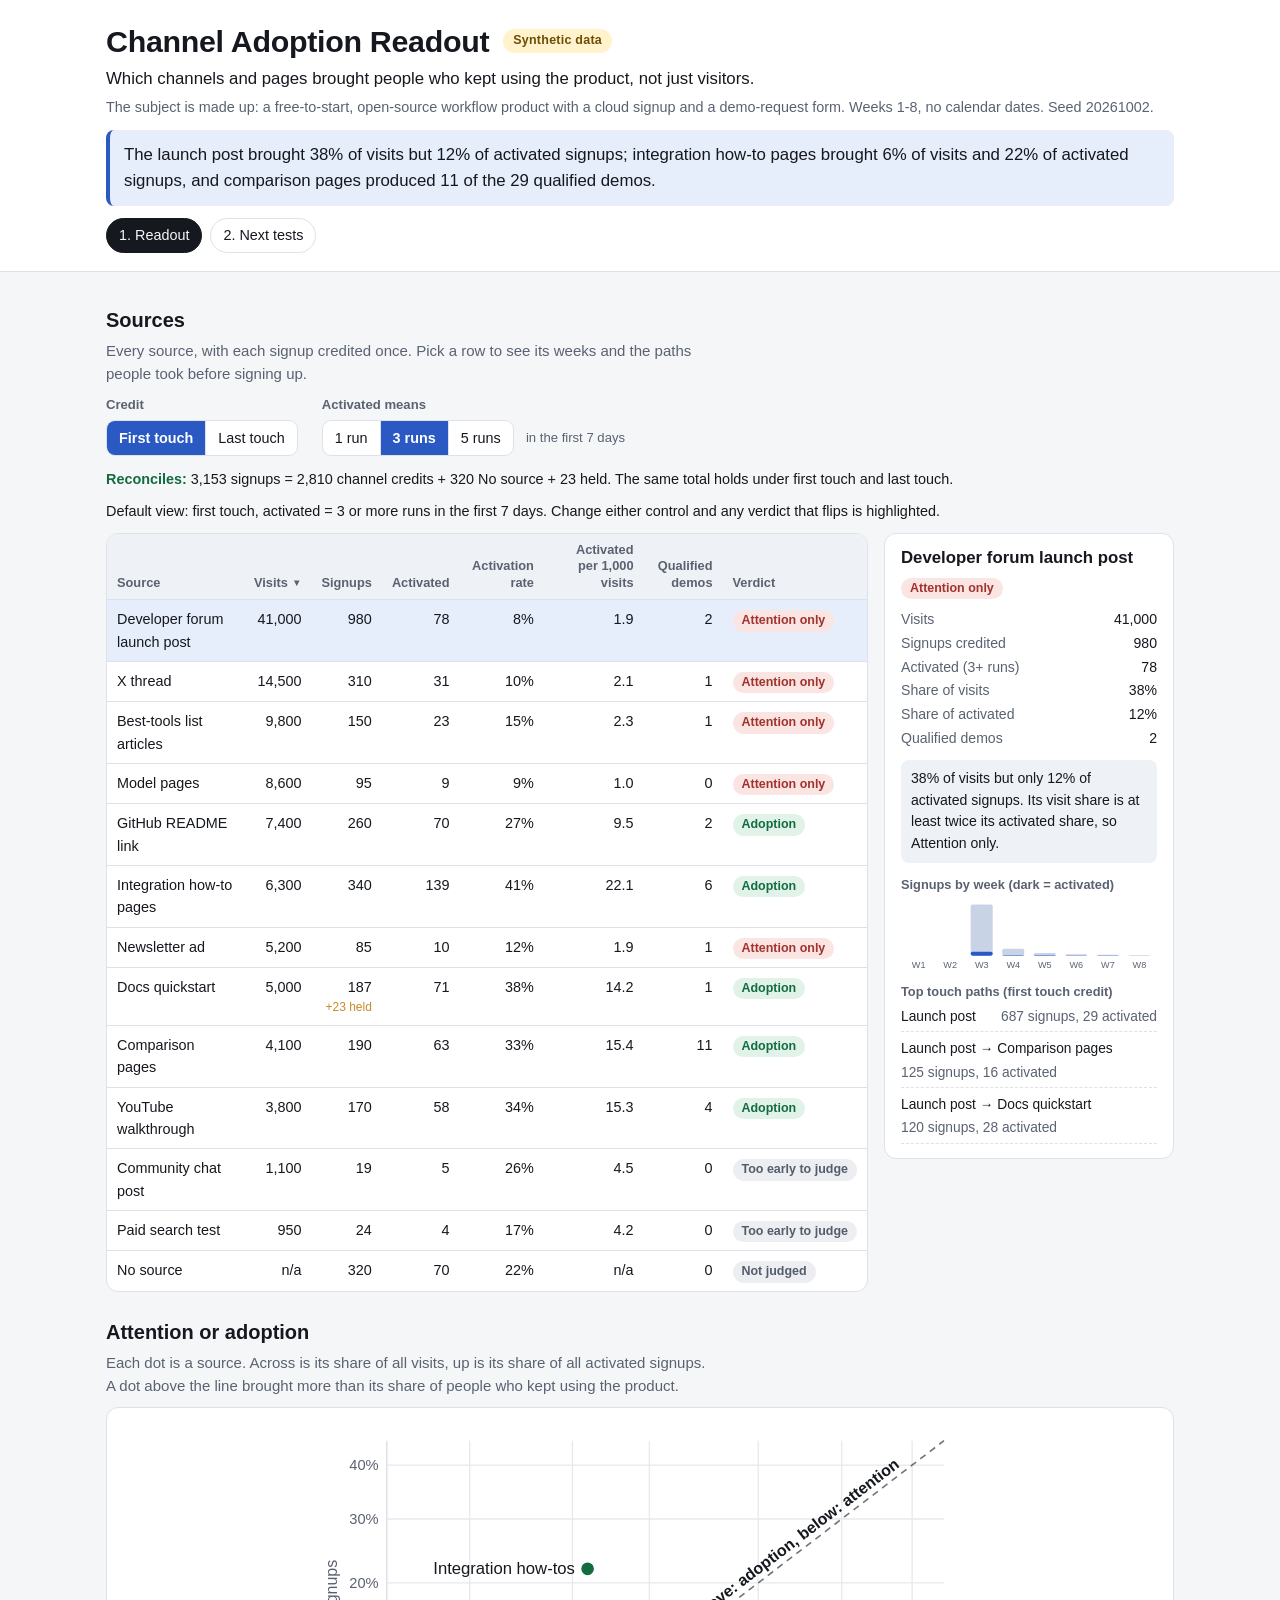
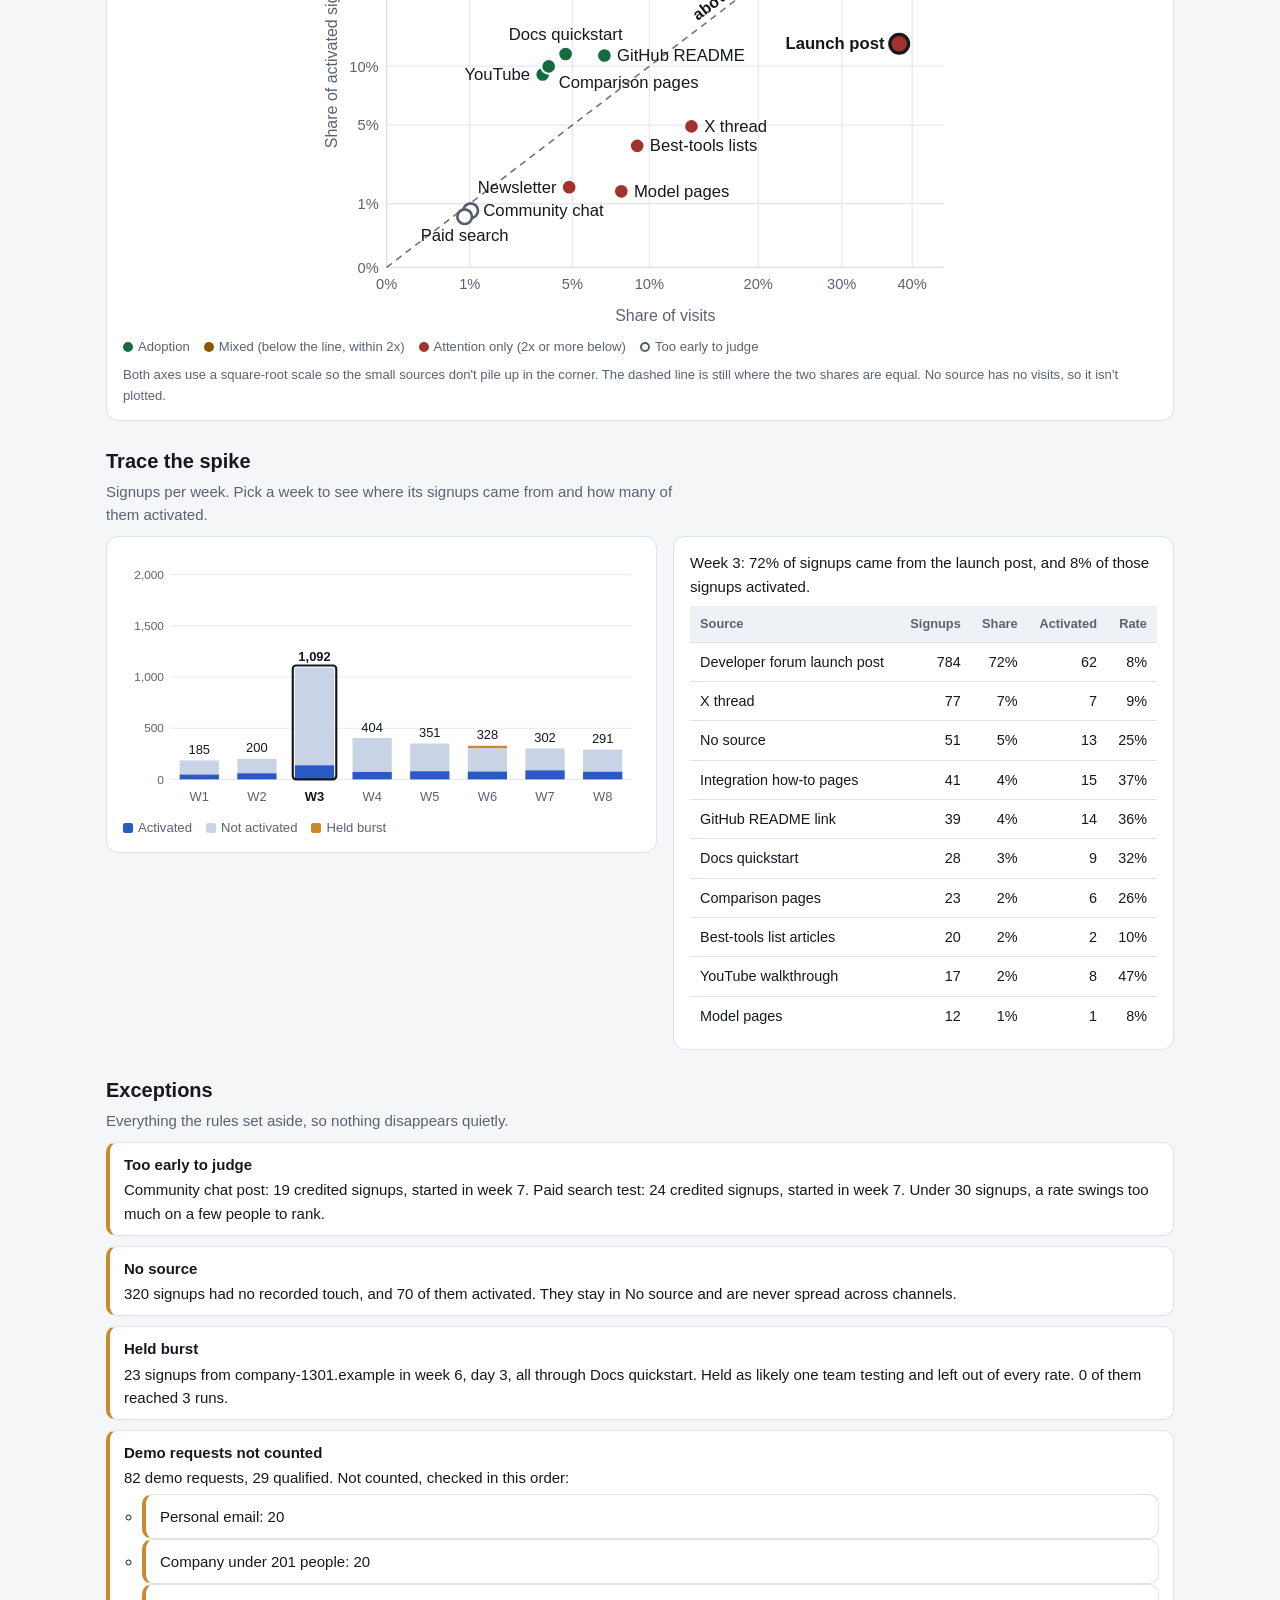
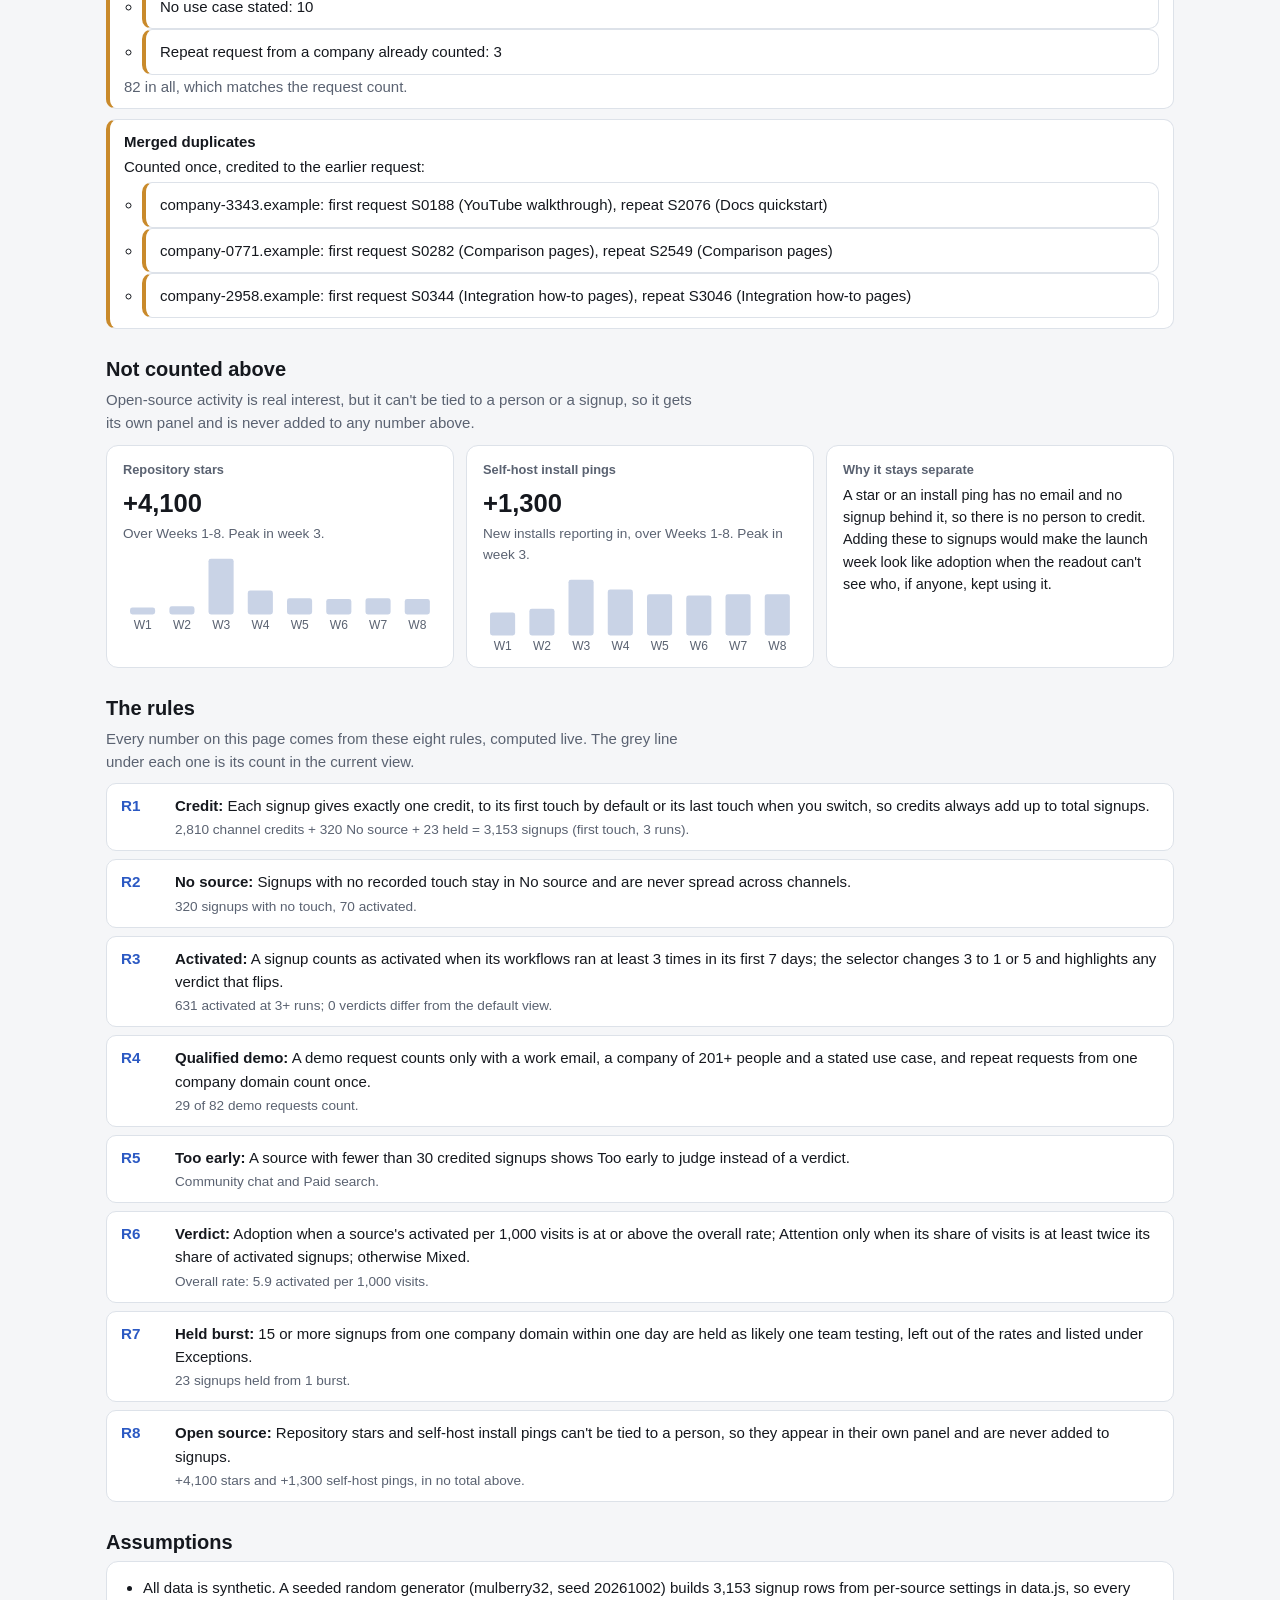
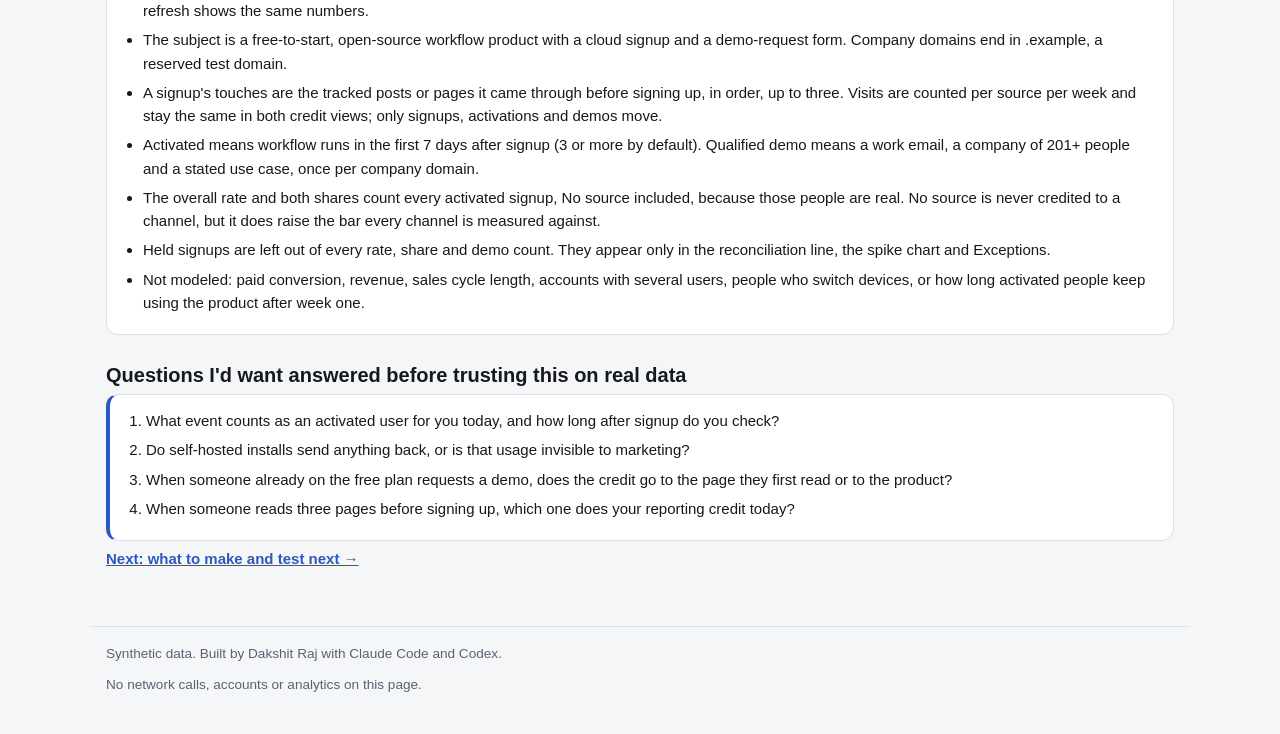
<file: index.html>
<!doctype html>
<html lang="en">
<head>
  <meta charset="utf-8">
  <meta name="viewport" content="width=device-width, initial-scale=1, viewport-fit=cover">
  <title>Channel Adoption Readout</title>
  <meta name="description" content="Which channels and pages brought people who kept using a product, not just visitors. Synthetic data.">
  <link rel="stylesheet" href="style.css">
</head>
<body>
  <header class="top">
    <div class="wrap">
      <div class="top-row">
        <h1>Channel Adoption Readout</h1>
        <span class="badge">Synthetic data</span>
      </div>
      <p class="lede">Which channels and pages brought people who kept using the product, not just visitors.</p>
      <p class="context">The subject is made up: a free-to-start, open-source workflow product with a cloud signup and a demo-request form. Weeks 1-8, no calendar dates. Seed <span id="seed-top">20261002</span>.</p>
      <p class="result" id="result" aria-live="polite">Loading the readout.</p>
      <nav class="pagenav" aria-label="Pages">
        <a href="index.html" aria-current="page">1. Readout</a>
        <a href="next-tests.html">2. Next tests</a>
      </nav>
    </div>
  </header>

  <main class="wrap">
    <section id="sources" aria-labelledby="sources-h">
      <h2 id="sources-h">Sources</h2>
      <p class="section-intro">Every source, with each signup credited once. Pick a row to see its weeks and the paths people took before signing up.</p>

      <div class="controls" id="controls">
        <fieldset class="seg">
          <legend>Credit</legend>
          <div class="seg-opts">
            <label><input type="radio" name="credit" value="first" checked><span>First touch</span></label>
            <label><input type="radio" name="credit" value="last"><span>Last touch</span></label>
          </div>
        </fieldset>
        <fieldset class="seg">
          <legend>Activated means</legend>
          <div class="seg-opts">
            <label><input type="radio" name="runs" value="1"><span>1 run</span></label>
            <label><input type="radio" name="runs" value="3" checked><span>3 runs</span></label>
            <label><input type="radio" name="runs" value="5"><span>5 runs</span></label>
          </div>
          <span class="seg-hint">in the first 7 days</span>
        </fieldset>
      </div>

      <p class="status-line" id="reconcile"></p>
      <p class="flip-note" id="flip-note"></p>

      <div class="grid">
        <div class="table-wrap">
          <table id="source-table">
            <thead>
              <tr>
                <th scope="col" data-key="label"><button type="button">Source</button></th>
                <th scope="col" class="num" data-key="visits"><button type="button">Visits</button></th>
                <th scope="col" class="num" data-key="signups"><button type="button">Signups</button></th>
                <th scope="col" class="num" data-key="activated"><button type="button">Activated</button></th>
                <th scope="col" class="num" data-key="activationRate"><button type="button">Activation rate</button></th>
                <th scope="col" class="num" data-key="perThousand"><button type="button">Activated per 1,000 visits</button></th>
                <th scope="col" class="num" data-key="qualifiedDemos"><button type="button">Qualified demos</button></th>
                <th scope="col" data-key="verdict"><button type="button">Verdict</button></th>
              </tr>
            </thead>
            <tbody></tbody>
          </table>
        </div>
        <aside class="card detail" id="detail" aria-live="polite"></aside>
      </div>
    </section>

    <section id="shares" aria-labelledby="shares-h">
      <h2 id="shares-h">Attention or adoption</h2>
      <p class="section-intro">Each dot is a source. Across is its share of all visits, up is its share of all activated signups. A dot above the line brought more than its share of people who kept using the product.</p>
      <div class="card chart-card">
        <div id="scatter"></div>
        <div class="legend">
          <span><i class="l-adoption"></i>Adoption</span>
          <span><i class="l-mixed"></i>Mixed (below the line, within 2x)</span>
          <span><i class="l-attention"></i>Attention only (2x or more below)</span>
          <span><i class="l-early"></i>Too early to judge</span>
        </div>
        <p class="muted" style="font-size:0.82rem;margin:8px 0 0">Both axes use a square-root scale so the small sources don't pile up in the corner. The dashed line is still where the two shares are equal. No source has no visits, so it isn't plotted.</p>
      </div>
    </section>

    <section id="spike" aria-labelledby="spike-h">
      <h2 id="spike-h">Trace the spike</h2>
      <p class="section-intro">Signups per week. Pick a week to see where its signups came from and how many of them activated.</p>
      <div class="split">
        <div class="card chart-card">
          <div id="spike-chart"></div>
          <div class="legend">
            <span><i class="l-act"></i>Activated</span>
            <span><i class="l-rest"></i>Not activated</span>
            <span><i class="l-held"></i>Held burst</span>
          </div>
        </div>
        <div class="card">
          <p class="spike-sentence" id="spike-sentence"></p>
          <div class="table-wrap" style="border:0;border-radius:0">
            <table id="week-table">
              <thead>
                <tr>
                  <th scope="col">Source</th>
                  <th scope="col" class="num">Signups</th>
                  <th scope="col" class="num">Share</th>
                  <th scope="col" class="num">Activated</th>
                  <th scope="col" class="num">Rate</th>
                </tr>
              </thead>
              <tbody></tbody>
            </table>
          </div>
        </div>
      </div>
    </section>

    <section id="exceptions-s" aria-labelledby="exceptions-h">
      <h2 id="exceptions-h">Exceptions</h2>
      <p class="section-intro">Everything the rules set aside, so nothing disappears quietly.</p>
      <ul class="exceptions" id="exceptions"></ul>
    </section>

    <section id="open-source" aria-labelledby="os-h">
      <h2 id="os-h">Not counted above</h2>
      <p class="section-intro">Open-source activity is real interest, but it can't be tied to a person or a signup, so it gets its own panel and is never added to any number above.</p>
      <div class="os-grid" id="os-panel"></div>
    </section>

    <section id="rules-s" aria-labelledby="rules-h">
      <h2 id="rules-h">The rules</h2>
      <p class="section-intro">Every number on this page comes from these eight rules, computed live. The grey line under each one is its count in the current view.</p>
      <ol class="rules" id="rules"></ol>
    </section>

    <section id="assumptions-s" aria-labelledby="assumptions-h">
      <h2 id="assumptions-h">Assumptions</h2>
      <div class="card assumptions"><ul id="assumptions"></ul></div>
    </section>

    <section id="questions-s" aria-labelledby="questions-h">
      <h2 id="questions-h">Questions I'd want answered before trusting this on real data</h2>
      <div class="card questions">
        <ol>
          <li>What event counts as an activated user for you today, and how long after signup do you check?</li>
          <li>Do self-hosted installs send anything back, or is that usage invisible to marketing?</li>
          <li>When someone already on the free plan requests a demo, does the credit go to the page they first read or to the product?</li>
          <li>When someone reads three pages before signing up, which one does your reporting credit today?</li>
        </ol>
      </div>
      <a class="next-link" href="next-tests.html">Next: what to make and test next &rarr;</a>
    </section>
  </main>

  <footer class="wrap foot">
    <p>Synthetic data. Built by Dakshit Raj with Claude Code and Codex.</p>
    <p>No network calls, accounts or analytics on this page.</p>
  </footer>

  <script src="data.js"></script>
  <script src="readout.mjs"></script>
  <script src="app.js"></script>
</body>
</html>
</file>
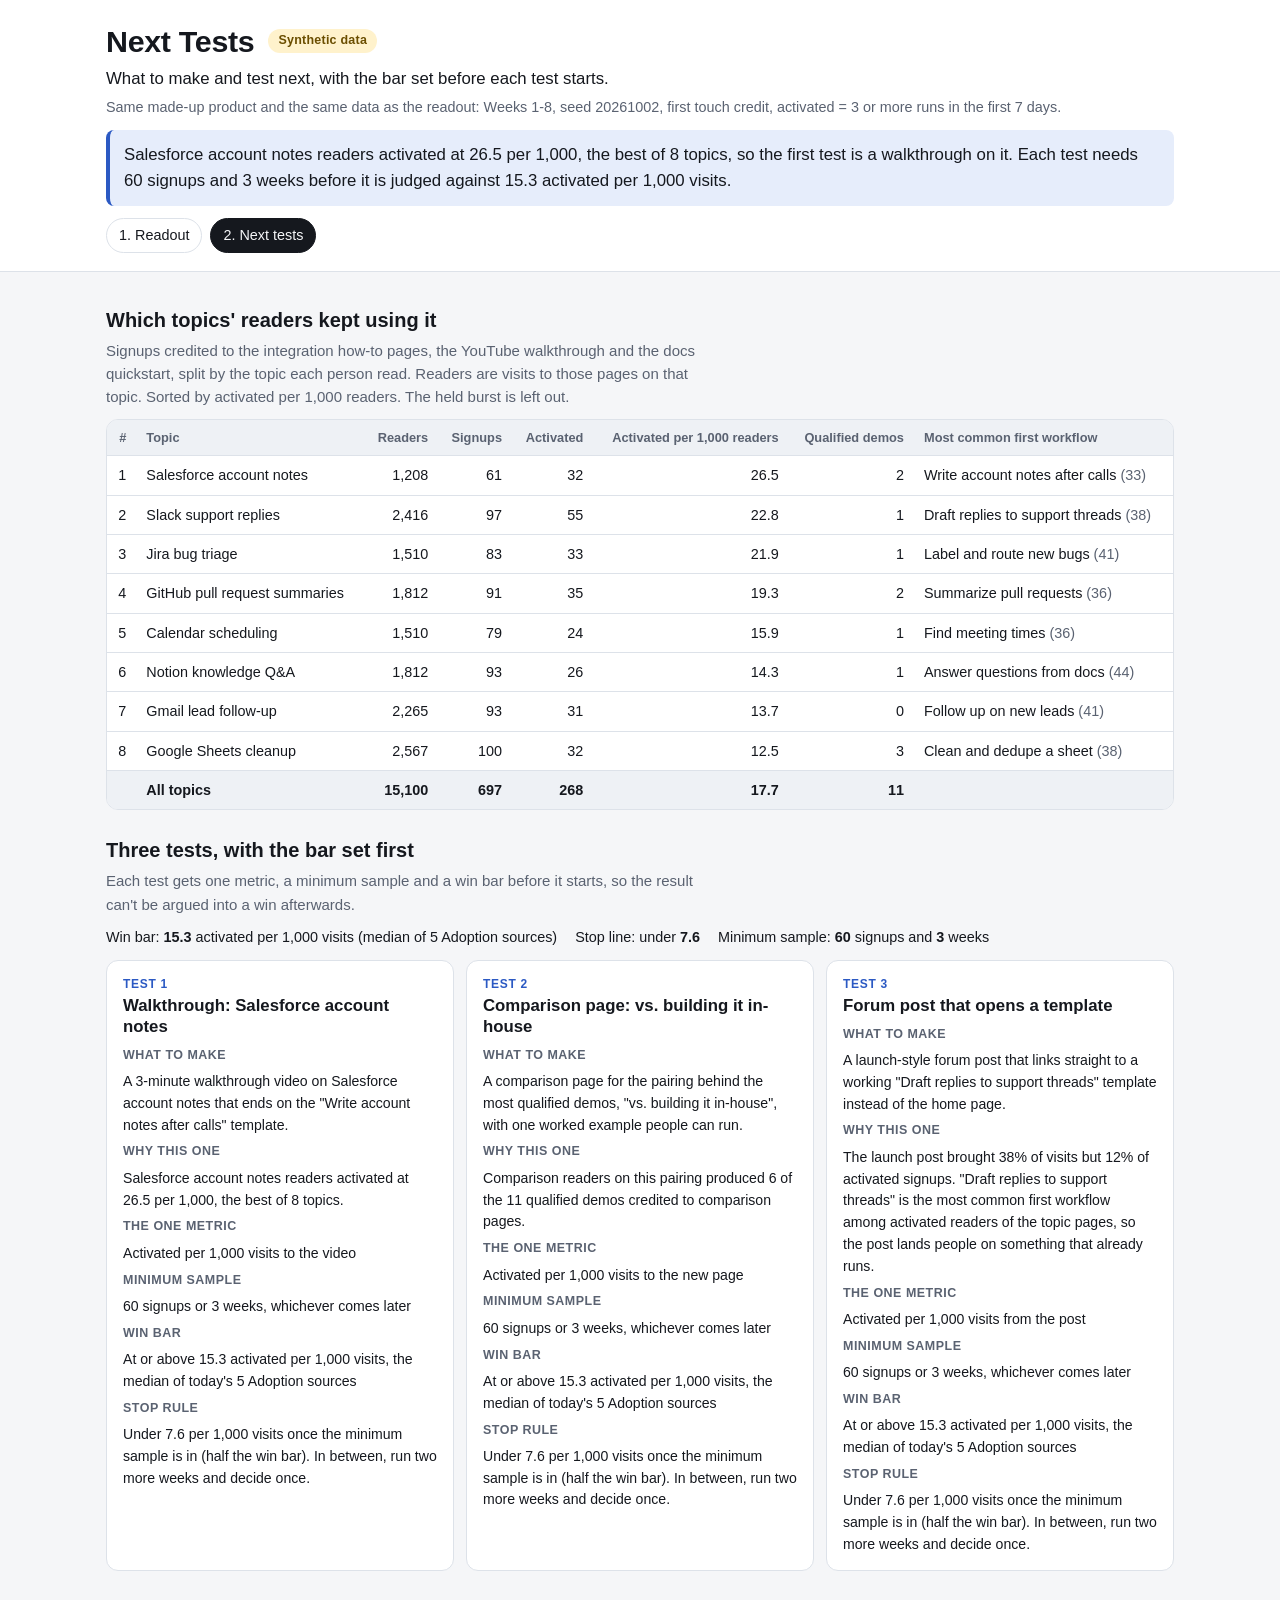
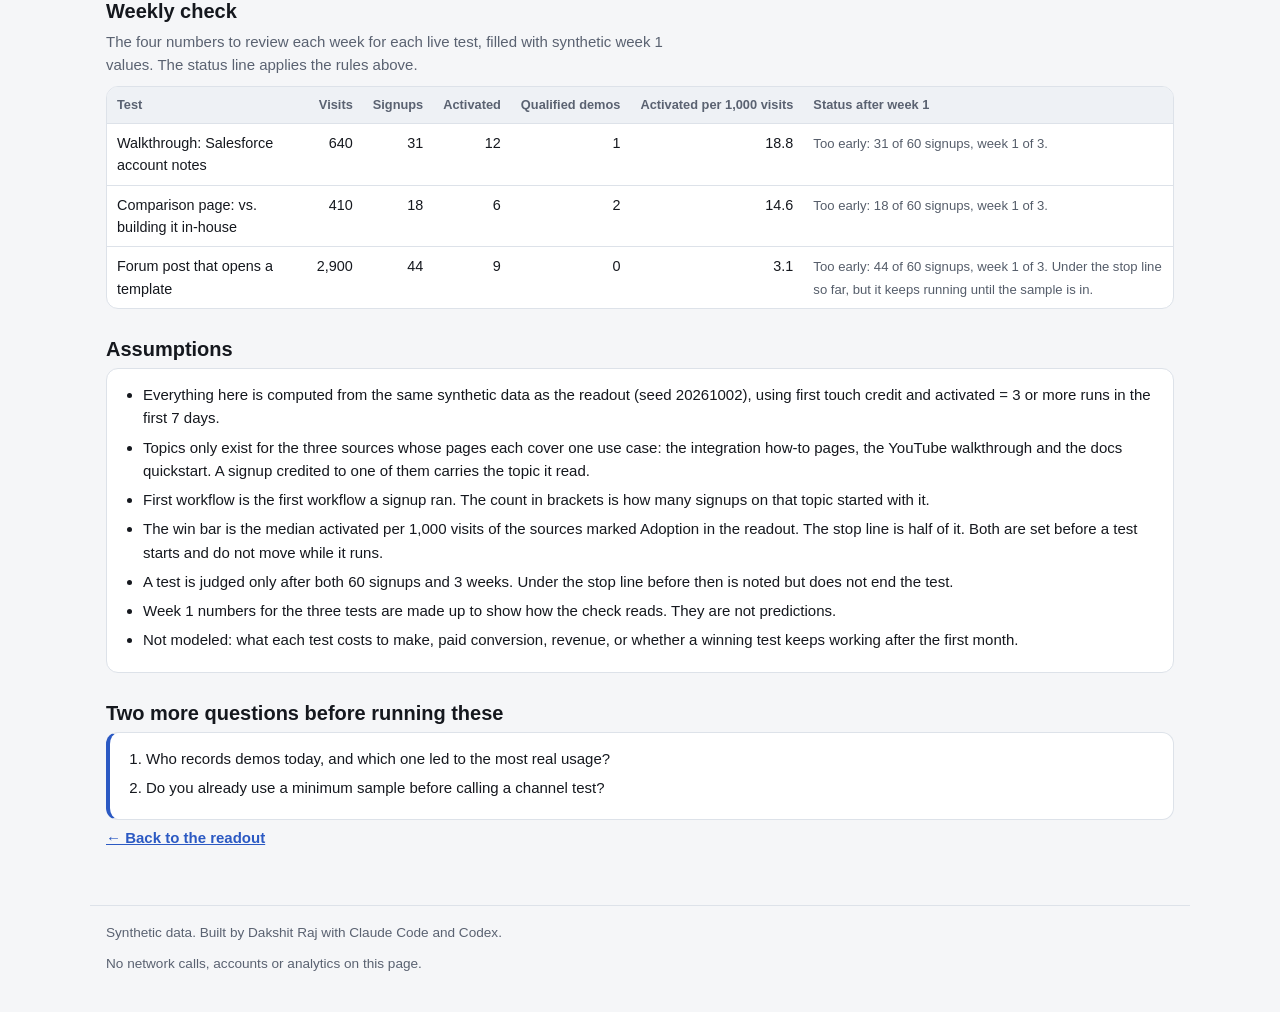
<file: next-tests.html>
<!doctype html>
<html lang="en">
<head>
  <meta charset="utf-8">
  <meta name="viewport" content="width=device-width, initial-scale=1, viewport-fit=cover">
  <title>Next Tests | Channel Adoption Readout</title>
  <meta name="description" content="What to make and test next, with the bar set before each test starts. Synthetic data.">
  <link rel="stylesheet" href="style.css">
</head>
<body>
  <header class="top">
    <div class="wrap">
      <div class="top-row">
        <h1>Next Tests</h1>
        <span class="badge">Synthetic data</span>
      </div>
      <p class="lede">What to make and test next, with the bar set before each test starts.</p>
      <p class="context">Same made-up product and the same data as the readout: Weeks 1-8, seed <span id="seed-top">20261002</span>, first touch credit, activated = 3 or more runs in the first 7 days.</p>
      <p class="result" id="result" aria-live="polite">Loading the plan.</p>
      <nav class="pagenav" aria-label="Pages">
        <a href="index.html">1. Readout</a>
        <a href="next-tests.html" aria-current="page">2. Next tests</a>
      </nav>
    </div>
  </header>

  <main class="wrap">
    <section id="topics-s" aria-labelledby="topics-h">
      <h2 id="topics-h">Which topics' readers kept using it</h2>
      <p class="section-intro">Signups credited to the integration how-to pages, the YouTube walkthrough and the docs quickstart, split by the topic each person read. Readers are visits to those pages on that topic. Sorted by activated per 1,000 readers. The held burst is left out.</p>
      <div class="table-wrap">
        <table id="topic-table">
          <thead>
            <tr>
              <th scope="col" class="num">#</th>
              <th scope="col">Topic</th>
              <th scope="col" class="num">Readers</th>
              <th scope="col" class="num">Signups</th>
              <th scope="col" class="num">Activated</th>
              <th scope="col" class="num">Activated per 1,000 readers</th>
              <th scope="col" class="num">Qualified demos</th>
              <th scope="col">Most common first workflow</th>
            </tr>
          </thead>
          <tbody></tbody>
          <tfoot></tfoot>
        </table>
      </div>
    </section>

    <section id="tests-s" aria-labelledby="tests-h">
      <h2 id="tests-h">Three tests, with the bar set first</h2>
      <p class="section-intro">Each test gets one metric, a minimum sample and a win bar before it starts, so the result can't be argued into a win afterwards.</p>
      <div class="bar-strip" id="bar-strip"></div>
      <div class="cards" id="cards"></div>
    </section>

    <section id="weekly-s" aria-labelledby="weekly-h">
      <h2 id="weekly-h">Weekly check</h2>
      <p class="section-intro">The four numbers to review each week for each live test, filled with synthetic week 1 values. The status line applies the rules above.</p>
      <div class="table-wrap">
        <table id="weekly-table">
          <thead>
            <tr>
              <th scope="col">Test</th>
              <th scope="col" class="num">Visits</th>
              <th scope="col" class="num">Signups</th>
              <th scope="col" class="num">Activated</th>
              <th scope="col" class="num">Qualified demos</th>
              <th scope="col" class="num">Activated per 1,000 visits</th>
              <th scope="col">Status after week 1</th>
            </tr>
          </thead>
          <tbody></tbody>
        </table>
      </div>
    </section>

    <section id="assumptions-s" aria-labelledby="assumptions-h">
      <h2 id="assumptions-h">Assumptions</h2>
      <div class="card assumptions"><ul id="assumptions"></ul></div>
    </section>

    <section id="questions-s" aria-labelledby="questions-h">
      <h2 id="questions-h">Two more questions before running these</h2>
      <div class="card questions">
        <ol>
          <li>Who records demos today, and which one led to the most real usage?</li>
          <li>Do you already use a minimum sample before calling a channel test?</li>
        </ol>
      </div>
      <a class="next-link" href="index.html">&larr; Back to the readout</a>
    </section>
  </main>

  <footer class="wrap foot">
    <p>Synthetic data. Built by Dakshit Raj with Claude Code and Codex.</p>
    <p>No network calls, accounts or analytics on this page.</p>
  </footer>

  <script src="data.js"></script>
  <script src="readout.mjs"></script>
  <script src="next.js"></script>
</body>
</html>
</file>
<file: style.css>
/* Shared styles for both pages. Light and dark themes from one set of tokens. */
:root {
  --bg: #f5f6f8;
  --surface: #ffffff;
  --surface-2: #eef1f5;
  --fg: #15181e;
  --muted: #5a6271;
  --border: #dde2e9;
  --accent: #2b59c3;
  --accent-soft: #e6edfb;
  --adopt: #136b40;
  --adopt-bg: #e1f3e8;
  --mixed: #8a5800;
  --mixed-bg: #fbefd6;
  --attn: #a1322d;
  --attn-bg: #fbe5e3;
  --early: #555d6a;
  --early-bg: #eceef2;
  --flip: #f7e7a6;
  --flip-fg: #5c4700;
  --bar: #c9d3e6;
  --bar-act: #2b59c3;
  --held: #c98a2b;
  --grid: #e6e9ee;
  --badge-bg: #fff2cc;
  --badge-fg: #6b4e00;
  color-scheme: light;
}
@media (prefers-color-scheme: dark) {
  :root:not([data-theme="light"]) {
    --bg: #101318;
    --surface: #171b22;
    --surface-2: #1f242d;
    --fg: #e7e9ee;
    --muted: #a0a8b6;
    --border: #2c323c;
    --accent: #8fb0ff;
    --accent-soft: #1f2a45;
    --adopt: #7fd8a5;
    --adopt-bg: #16321f;
    --mixed: #f0c46a;
    --mixed-bg: #382c12;
    --attn: #f4a19b;
    --attn-bg: #3d1d1b;
    --early: #b6bcc7;
    --early-bg: #262a32;
    --flip: #4a3f12;
    --flip-fg: #f6e3a1;
    --bar: #3a4458;
    --bar-act: #8fb0ff;
    --held: #e0a64b;
    --grid: #262c36;
    --badge-bg: #3d3313;
    --badge-fg: #f6e3a1;
    color-scheme: dark;
  }
}
:root[data-theme="dark"] {
  --bg: #101318;
  --surface: #171b22;
  --surface-2: #1f242d;
  --fg: #e7e9ee;
  --muted: #a0a8b6;
  --border: #2c323c;
  --accent: #8fb0ff;
  --accent-soft: #1f2a45;
  --adopt: #7fd8a5;
  --adopt-bg: #16321f;
  --mixed: #f0c46a;
  --mixed-bg: #382c12;
  --attn: #f4a19b;
  --attn-bg: #3d1d1b;
  --early: #b6bcc7;
  --early-bg: #262a32;
  --flip: #4a3f12;
  --flip-fg: #f6e3a1;
  --bar: #3a4458;
  --bar-act: #8fb0ff;
  --held: #e0a64b;
  --grid: #262c36;
  --badge-bg: #3d3313;
  --badge-fg: #f6e3a1;
  color-scheme: dark;
}

* { box-sizing: border-box; }
html { -webkit-text-size-adjust: 100%; }
body {
  margin: 0;
  background: var(--bg);
  color: var(--fg);
  font: 15px/1.55 -apple-system, BlinkMacSystemFont, "Segoe UI", Roboto, "Helvetica Neue", Arial, sans-serif;
}
.wrap { max-width: 1100px; margin: 0 auto; padding-inline: 16px; }
a { color: var(--accent); }
h1, h2, h3 { line-height: 1.25; margin: 0; }
h1 { font-size: 1.9rem; letter-spacing: -0.01em; }
h2 { font-size: 1.25rem; margin-bottom: 6px; }
h3 { font-size: 1.05rem; }
p { margin: 0 0 10px; }
.muted { color: var(--muted); }
.num { text-align: right; font-variant-numeric: tabular-nums; }

/* Header */
.top { background: var(--surface); border-bottom: 1px solid var(--border); padding-block: 22px 18px; }
.top-row { display: flex; flex-wrap: wrap; align-items: center; gap: 10px 14px; margin-bottom: 6px; }
.badge {
  display: inline-block; background: var(--badge-bg); color: var(--badge-fg);
  border-radius: 999px; padding: 2px 10px; font-size: 0.78rem; font-weight: 600; letter-spacing: 0.02em;
}
.lede { font-size: 1.05rem; margin: 6px 0 4px; }
.context { color: var(--muted); font-size: 0.9rem; margin-bottom: 12px; }
.result {
  background: var(--accent-soft); border-left: 4px solid var(--accent); border-radius: 8px;
  padding: 12px 14px; font-size: 1.05rem; font-weight: 500; margin: 0 0 12px;
}
.pagenav { display: flex; flex-wrap: wrap; gap: 8px; }
.pagenav a {
  text-decoration: none; padding: 5px 12px; border-radius: 999px; border: 1px solid var(--border);
  color: var(--fg); font-size: 0.9rem; background: var(--surface);
}
.pagenav a[aria-current="page"] { background: var(--fg); color: var(--bg); border-color: var(--fg); }

/* Sections */
main { padding-block: 8px 24px; }
section { margin-top: 28px; }
.section-intro { color: var(--muted); max-width: 72ch; }
.card { background: var(--surface); border: 1px solid var(--border); border-radius: 12px; padding: 14px 16px; }

/* Controls */
.controls { display: flex; flex-wrap: wrap; gap: 12px 24px; align-items: flex-end; margin: 10px 0 12px; }
.seg { border: 0; padding: 0; margin: 0; min-width: 0; }
.seg legend { font-size: 0.82rem; font-weight: 600; color: var(--muted); margin-bottom: 4px; padding: 0; }
.seg-opts { display: inline-flex; flex-wrap: wrap; border: 1px solid var(--border); border-radius: 9px; overflow: hidden; background: var(--surface); }
.seg label { position: relative; cursor: pointer; }
.seg input { position: absolute; opacity: 0; width: 1px; height: 1px; }
.seg-opts span { display: block; padding: 6px 12px; font-size: 0.9rem; border-right: 1px solid var(--border); }
.seg label:last-child span { border-right: 0; }
.seg input:checked + span { background: var(--accent); color: var(--surface); font-weight: 600; }
.seg input:focus-visible + span { outline: 2px solid var(--accent); outline-offset: -3px; }
.seg-hint { display: inline-block; font-size: 0.82rem; color: var(--muted); margin-left: 8px; vertical-align: middle; }
.status-line { font-size: 0.9rem; margin: 4px 0 10px; }
.status-line .ok { color: var(--adopt); font-weight: 600; }
.status-line .bad { color: var(--attn); font-weight: 600; }
.flip-note { font-size: 0.9rem; margin: 0 0 10px; }
.flip-note mark { background: var(--flip); color: var(--flip-fg); padding: 0 4px; border-radius: 4px; }

/* Table */
.grid { display: grid; grid-template-columns: minmax(0, 1fr) 290px; gap: 16px; align-items: start; }
.table-wrap { overflow-x: auto; background: var(--surface); border: 1px solid var(--border); border-radius: 12px; min-width: 0; }
table { border-collapse: collapse; width: 100%; font-size: 0.9rem; }
th, td { padding: 8px 10px; border-bottom: 1px solid var(--border); text-align: left; vertical-align: top; }
th { background: var(--surface-2); font-weight: 600; font-size: 0.8rem; color: var(--muted); white-space: nowrap; }
th.num, td.num { text-align: right; }
th button {
  all: unset; cursor: pointer; display: inline-flex; gap: 4px; align-items: center;
}
th button:focus-visible { outline: 2px solid var(--accent); outline-offset: 2px; border-radius: 3px; }
th[aria-sort="ascending"] button::after { content: "\25B2"; font-size: 0.6rem; }
th[aria-sort="descending"] button::after { content: "\25BC"; font-size: 0.6rem; }
tbody tr:last-child td { border-bottom: 0; }
tfoot th, tfoot td { background: var(--surface-2); color: var(--fg); font-weight: 600; font-size: 0.9rem; border-top: 1px solid var(--border); border-bottom: 0; }
#source-table tbody tr { cursor: pointer; }
#source-table tbody tr:hover td { background: var(--surface-2); }
#source-table tbody tr.selected td { background: var(--accent-soft); }
#source-table tbody tr:focus-visible { outline: 2px solid var(--accent); outline-offset: -2px; }
td .sub { display: block; font-size: 0.75rem; color: var(--held); white-space: nowrap; }
td.src { min-width: 130px; }
#source-table th { white-space: normal; vertical-align: bottom; line-height: 1.3; }
#source-table th.num button { justify-content: flex-end; text-align: right; }
#source-table th[data-key="perThousand"] { min-width: 92px; }
#scatter svg { max-width: 640px; margin: 0 auto; }

.tag { display: inline-block; border-radius: 999px; padding: 1px 9px; font-size: 0.78rem; font-weight: 600; white-space: nowrap; }
.v-adoption { background: var(--adopt-bg); color: var(--adopt); }
.v-mixed { background: var(--mixed-bg); color: var(--mixed); }
.v-attention { background: var(--attn-bg); color: var(--attn); }
.v-early, .v-nosource { background: var(--early-bg); color: var(--early); }
.was { display: block; margin-top: 3px; font-size: 0.74rem; background: var(--flip); color: var(--flip-fg); border-radius: 4px; padding: 0 5px; width: max-content; }

/* Detail panel */
.detail h3 { margin-bottom: 6px; }
.detail .kv { display: grid; grid-template-columns: auto auto; gap: 2px 12px; margin: 10px 0; font-size: 0.88rem; }
.detail .kv dt { color: var(--muted); }
.detail .kv dd { margin: 0; text-align: right; font-variant-numeric: tabular-nums; }
.detail .why { font-size: 0.88rem; background: var(--surface-2); border-radius: 8px; padding: 8px 10px; }
.mini-title { font-size: 0.8rem; font-weight: 600; color: var(--muted); margin: 12px 0 4px; }
.paths { list-style: none; padding: 0; margin: 0; font-size: 0.86rem; display: grid; gap: 6px; }
.paths li { display: flex; flex-wrap: wrap; justify-content: space-between; gap: 2px 10px; border-bottom: 1px dashed var(--border); padding-bottom: 4px; }
.paths li span:last-child { color: var(--muted); font-variant-numeric: tabular-nums; }

/* Charts */
.chart-card { min-width: 0; }
svg.chart { display: block; width: 100%; height: auto; max-width: 100%; }
svg text { fill: var(--muted); font-family: inherit; }
.axis line, .axis path { stroke: var(--border); }
.gridline { stroke: var(--grid); }
.diag { stroke: var(--fg); stroke-dasharray: 5 4; stroke-width: 1.2; opacity: 0.6; }
.diag-label { fill: var(--fg); font-weight: 600; }
.pt { stroke: var(--surface); stroke-width: 1.5; cursor: pointer; }
.pt.v-adoption { fill: var(--adopt); }
.pt.v-mixed { fill: var(--mixed); }
.pt.v-attention { fill: var(--attn); }
.pt.v-early { fill: var(--surface); stroke: var(--early); stroke-width: 2; }
.pt.sel { stroke: var(--fg); stroke-width: 2.5; }
.pt-label { font-size: 12.5px; fill: var(--fg); cursor: pointer; }
.pt-label.sel { font-weight: 700; }
.legend { display: flex; flex-wrap: wrap; gap: 6px 14px; font-size: 0.82rem; color: var(--muted); margin-top: 8px; }
.legend i { display: inline-block; width: 10px; height: 10px; border-radius: 50%; margin-right: 5px; vertical-align: -1px; }
.legend .l-adoption { background: var(--adopt); }
.legend .l-mixed { background: var(--mixed); }
.legend .l-attention { background: var(--attn); }
.legend .l-early { border: 2px solid var(--early); }
.legend .l-act { background: var(--bar-act); border-radius: 2px; }
.legend .l-rest { background: var(--bar); border-radius: 2px; }
.legend .l-held { background: var(--held); border-radius: 2px; }
.bar-rest { fill: var(--bar); }
.bar-act { fill: var(--bar-act); }
.bar-held { fill: var(--held); }
.bar-group { cursor: pointer; }
.bar-group:focus { outline: none; }
.bar-group:focus-visible .bar-outline, .bar-group.sel .bar-outline { stroke: var(--fg); stroke-width: 2; }
.bar-outline { fill: none; stroke: transparent; }
.bar-total { font-size: 12px; fill: var(--fg); }
.bar-group.sel .bar-total, .bar-group.sel .bar-week { font-weight: 700; fill: var(--fg); }
.split { display: grid; grid-template-columns: minmax(0, 1.1fr) minmax(0, 1fr); gap: 16px; align-items: start; }
.spike-sentence { font-weight: 500; margin: 0 0 8px; }

/* Lists and panels */
.exceptions { list-style: none; padding: 0; margin: 0; display: grid; gap: 10px; }
.exceptions li { background: var(--surface); border: 1px solid var(--border); border-left: 4px solid var(--held); border-radius: 10px; padding: 10px 14px; }
.exceptions li strong { display: block; margin-bottom: 2px; }
.exceptions ul { margin: 4px 0 0; padding-left: 18px; }
.os-grid { display: grid; grid-template-columns: repeat(auto-fit, minmax(240px, 1fr)); gap: 12px; }
.stat { font-size: 1.6rem; font-weight: 700; font-variant-numeric: tabular-nums; }
.rules { list-style: none; padding: 0; margin: 0; display: grid; gap: 8px; }
.rules li { background: var(--surface); border: 1px solid var(--border); border-radius: 10px; padding: 10px 14px; display: grid; grid-template-columns: 44px minmax(0, 1fr); gap: 2px 10px; }
.rules .rid { grid-row: span 2; font-weight: 700; color: var(--accent); font-size: 0.95rem; }
.rules .live { font-size: 0.85rem; color: var(--muted); }
.assumptions ul, .questions ol { margin: 0; padding-left: 20px; }
.assumptions li, .questions li { margin-bottom: 6px; }
.questions { border-left: 4px solid var(--accent); }
.next-link { display: inline-block; margin-top: 6px; font-weight: 600; }

/* Next Tests page */
.cards { display: grid; grid-template-columns: repeat(auto-fit, minmax(280px, 1fr)); gap: 12px; }
.test-card h3 { margin-bottom: 8px; }
.test-card .step { font-size: 0.75rem; font-weight: 700; color: var(--accent); text-transform: uppercase; letter-spacing: 0.06em; margin-bottom: 2px; }
.test-card dl { margin: 8px 0 0; display: grid; gap: 6px; font-size: 0.88rem; }
.test-card dt { font-weight: 600; color: var(--muted); font-size: 0.78rem; text-transform: uppercase; letter-spacing: 0.04em; }
.test-card dd { margin: 0; }
.bar-strip { display: flex; flex-wrap: wrap; gap: 8px 18px; font-size: 0.9rem; margin: 8px 0 12px; }
.bar-strip b { font-variant-numeric: tabular-nums; }
.status { font-size: 0.82rem; }
.status.early { color: var(--early); }
.status.win { color: var(--adopt); }
.status.stop { color: var(--attn); }
.status.extend { color: var(--mixed); }

/* Footer */
.foot { border-top: 1px solid var(--border); margin-top: 32px; padding-block: 16px 28px; color: var(--muted); font-size: 0.85rem; }

@media (max-width: 1060px) {
  .grid { grid-template-columns: minmax(0, 1fr); }
}
@media (max-width: 860px) {
  .split { grid-template-columns: minmax(0, 1fr); }
}
@media (max-width: 480px) {
  h1 { font-size: 1.55rem; }
  .result { font-size: 1rem; }
  th, td { padding: 7px 7px; }
  table { font-size: 0.84rem; }
  .card { padding: 12px; }
}
</file>
